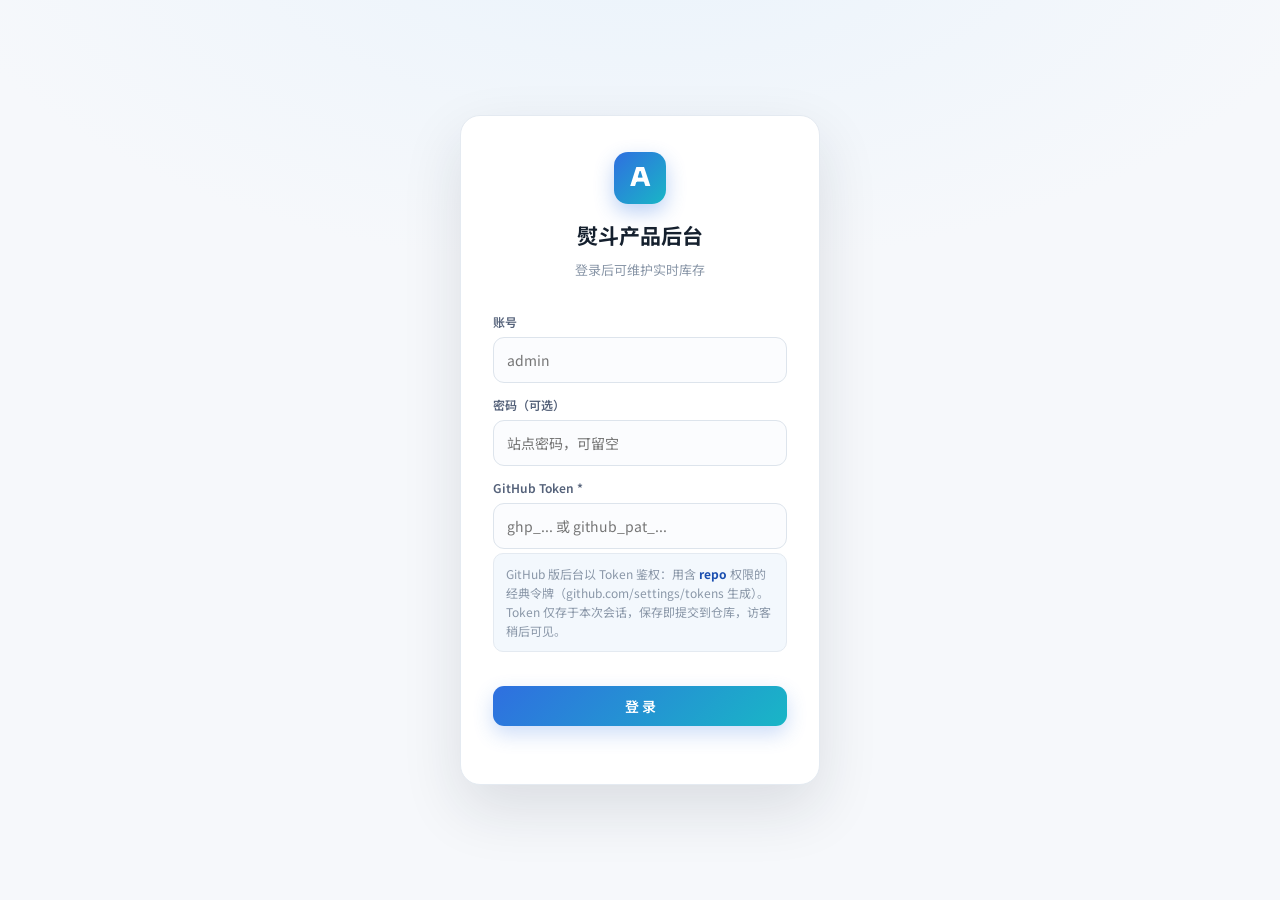
<file: admin.html>
<!DOCTYPE html>
<html lang="zh-CN">
<head>
  <meta charset="UTF-8" />
  <meta name="viewport" content="width=device-width, initial-scale=1.0" />
  <title>熨斗产品 · 后台管理</title>
  <link rel="preconnect" href="https://fonts.googleapis.com" />
  <link rel="preconnect" href="https://fonts.gstatic.com" crossorigin />
  <link href="https://fonts.googleapis.com/css2?family=Sora:wght@500;600;700&family=Noto+Sans+SC:wght@400;500;700&display=swap" rel="stylesheet" />
  <link rel="stylesheet" href="assets/css/style.css" />
  <link rel="stylesheet" href="assets/css/admin.css?v=20260808c" />
</head>
<body class="admin-body">
  <!-- 登录视图 -->
  <div id="loginView" class="login-wrap">
    <form id="loginForm" class="login-card">
      <div class="login-logo">A</div>
      <h1>熨斗产品后台</h1>
      <p class="login-sub">登录后可维护实时库存</p>
      <label>账号</label>
      <input type="text" id="loginUser" autocomplete="username" placeholder="admin" />
      <label>密码（可选）</label>
      <input type="password" id="loginPass" autocomplete="current-password" placeholder="站点密码，可留空" />
      <label>GitHub Token *</label>
      <input type="password" id="loginToken" autocomplete="off" placeholder="ghp_... 或 github_pat_..." />
      <p class="login-hint">GitHub 版后台以 Token 鉴权：用含 <b>repo</b> 权限的经典令牌（github.com/settings/tokens 生成）。Token 仅存于本次会话，保存即提交到仓库，访客稍后可见。</p>
      <button type="submit" class="btn-primary">登 录</button>
      <div id="loginErr" class="login-err"></div>
    </form>
  </div>

  <!-- 管理视图 -->
  <div id="appView" class="admin-app" hidden>
    <header class="admin-top">
      <div class="admin-brand"><span class="mark">A</span> 熨斗产品 · 后台管理</div>
      <div class="admin-top-right">
        <span id="ghStatus" class="gh-status">未连接 GitHub</span>
        <button id="logoutBtn" class="btn-ghost">退出</button>
      </div>
    </header>

    <nav class="admin-tabs">
      <button class="atab active" data-tab="stock">库存管理</button>
      <button class="atab" data-tab="returns">退货管理</button>
    </nav>

    <main class="admin-main">
      <!-- 库存管理 -->
      <section class="atab-panel active" id="tab-stock">
        <div class="panel-head">
          <h2>库存管理</h2>
          <div class="stock-head-right">
            <span id="stockUpdatedAt" class="stock-updated-at">尚未更新</span>
            <button id="saveStockBtn" class="btn-primary sm">保存库存</button>
          </div>
        </div>
        <p class="hint">常备库存实时维护。修改数量后点「保存库存」写入；下方显示最近更新时间。</p>
        <div class="stock-overview" id="stockOverview"></div>
        <div class="table-wrap">
          <table class="admin-table" id="stockTable">
            <thead>
              <tr><th>系列</th><th>颜色</th><th>插头</th><th>库存数量（台）</th></tr>
            </thead>
            <tbody></tbody>
          </table>
        </div>
      </section>

      <!-- 退货 / 补发管理 -->
      <section class="atab-panel" id="tab-returns">
        <div class="panel-head">
          <h2>退货管理</h2>
          <div class="stock-head-right">
            <span id="returnsUpdatedAt" class="stock-updated-at">尚未更新</span>
          </div>
        </div>
        <p class="hint">退货与供应商补发为独立台账，不影响实时库存。可统计各型号 / 颜色 / 插头 / 电压的退货与补发情况。</p>

        <!-- 概览统计 -->
        <div class="stock-overview" id="returnsOverview"></div>

        <!-- 按型号汇总 -->
        <h3 class="section-sub">按型号汇总</h3>
        <div class="table-wrap">
          <table class="admin-table" id="returnsByModel">
            <thead>
              <tr><th>型号</th><th>退货台数</th><th>已补发台数</th><th>待补发台数</th></tr>
            </thead>
            <tbody></tbody>
          </table>
        </div>

        <!-- 退货登记 -->
        <h3 class="section-sub">退货登记</h3>
        <form class="form-grid" id="returnForm">
          <div class="field">
            <label>型号 *</label>
            <select name="family" required>
              <option value="AUP-M2">AUP-M2</option>
              <option value="AUP-L">AUP-L</option>
              <option value="AUP-L2">AUP-L2</option>
              <option value="AUP-L3">AUP-L3</option>
            </select>
          </div>
          <div class="field">
            <label>颜色</label>
            <input name="color" list="colorList" placeholder="如 红色" />
          </div>
          <div class="field">
            <label>插头规格</label>
            <input name="plug" list="plugList" placeholder="如 欧插" />
          </div>
          <div class="field">
            <label>电压</label>
            <select name="voltage">
              <option value="110V">110V</option>
              <option value="220V">220V</option>
              <option value="110/220V">110V &amp; 220V</option>
            </select>
          </div>
          <div class="field">
            <label>数量（台）*</label>
            <input name="qty" type="number" min="1" step="1" value="1" />
          </div>
          <div class="field">
            <label>退货日期</label>
            <input name="date" type="date" />
          </div>
          <div class="field">
            <label>退货来源 / 客户</label>
            <input name="source" placeholder="如 渠道名 / 客户" />
          </div>
          <div class="field">
            <label>退货原因</label>
            <input name="reason" placeholder="如 质量问题" />
          </div>
          <div class="field full">
            <label>备注</label>
            <input name="note" placeholder="可选" />
          </div>
          <div class="form-actions">
            <button type="submit" class="btn-primary sm">添加退货记录</button>
          </div>
        </form>

        <!-- 退货记录 -->
        <h3 class="section-sub">退货记录</h3>
        <div class="filter-bar">
          <label>型号</label>
          <select id="returnFilterFamily">
            <option value="全部">全部</option>
            <option value="AUP-M2">AUP-M2</option>
            <option value="AUP-L">AUP-L</option>
            <option value="AUP-L2">AUP-L2</option>
            <option value="AUP-L3">AUP-L3</option>
          </select>
          <label>电压</label>
          <select id="returnFilterVoltage">
            <option value="全部">全部</option>
            <option value="110V">110V</option>
            <option value="220V">220V</option>
            <option value="110/220V">110V &amp; 220V</option>
          </select>
        </div>
        <div class="table-wrap">
          <table class="admin-table" id="returnTable">
            <thead>
              <tr><th>型号</th><th>颜色</th><th>插头</th><th>电压</th><th>数量</th><th>退货日期</th><th>来源</th><th>原因</th><th>操作</th></tr>
            </thead>
            <tbody></tbody>
          </table>
        </div>

        <!-- 供应商补发 -->
        <h3 class="section-sub">供应商补发登记</h3>
        <form class="form-grid" id="reshipForm">
          <div class="field">
            <label>关联退货（可选）</label>
            <select name="returnId" id="returnLinkSelect">
              <option value="">不关联</option>
            </select>
          </div>
          <div class="field">
            <label>型号 *</label>
            <select name="family" required>
              <option value="AUP-M2">AUP-M2</option>
              <option value="AUP-L">AUP-L</option>
              <option value="AUP-L2">AUP-L2</option>
              <option value="AUP-L3">AUP-L3</option>
            </select>
          </div>
          <div class="field">
            <label>颜色</label>
            <input name="color" list="colorList" placeholder="如 红色" />
          </div>
          <div class="field">
            <label>插头规格</label>
            <input name="plug" list="plugList" placeholder="如 欧插" />
          </div>
          <div class="field">
            <label>电压</label>
            <select name="voltage">
              <option value="110V">110V</option>
              <option value="220V">220V</option>
              <option value="110/220V">110V &amp; 220V</option>
            </select>
          </div>
          <div class="field">
            <label>数量（台）*</label>
            <input name="qty" type="number" min="1" step="1" value="1" />
          </div>
          <div class="field">
            <label>补发日期</label>
            <input name="shipDate" type="date" />
          </div>
          <div class="field">
            <label>供应商</label>
            <input name="supplier" placeholder="供应商名称" />
          </div>
          <div class="field">
            <label>物流单号</label>
            <input name="tracking" placeholder="可选" />
          </div>
          <div class="field">
            <label>状态</label>
            <select name="status">
              <option value="待补发">待补发</option>
              <option value="已补发">已补发</option>
              <option value="已收货">已收货</option>
            </select>
          </div>
          <div class="field full">
            <label>备注</label>
            <input name="note" placeholder="可选" />
          </div>
          <div class="form-actions">
            <button type="submit" class="btn-primary sm">添加补发记录</button>
          </div>
        </form>

        <!-- 补发记录 -->
        <h3 class="section-sub">供应商补发记录</h3>
        <div class="filter-bar">
          <label>型号</label>
          <select id="reshipFilterFamily">
            <option value="全部">全部</option>
            <option value="AUP-M2">AUP-M2</option>
            <option value="AUP-L">AUP-L</option>
            <option value="AUP-L2">AUP-L2</option>
            <option value="AUP-L3">AUP-L3</option>
          </select>
          <label>电压</label>
          <select id="reshipFilterVoltage">
            <option value="全部">全部</option>
            <option value="110V">110V</option>
            <option value="220V">220V</option>
            <option value="110/220V">110V &amp; 220V</option>
          </select>
        </div>
        <div class="table-wrap">
          <table class="admin-table" id="reshipTable">
            <thead>
              <tr><th>型号</th><th>颜色</th><th>插头</th><th>电压</th><th>数量</th><th>补发日期</th><th>供应商</th><th>物流单号</th><th>状态</th><th>操作</th></tr>
            </thead>
            <tbody></tbody>
          </table>
        </div>

        <!-- 公共 datalist -->
        <datalist id="colorList">
          <option value="红色"></option><option value="绿色"></option><option value="紫色"></option>
          <option value="蓝色"></option><option value="黑色"></option><option value="白色"></option><option value="粉色"></option>
        </datalist>
        <datalist id="plugList">
          <option value="中插"></option><option value="欧插"></option><option value="美插"></option>
          <option value="英插"></option><option value="澳插"></option><option value="南非插"></option>
        </datalist>
      </section>
    </main>
  </div>

  <div id="toast" class="toast" hidden></div>

  <script src="assets/js/github-store.js?v=20260808c"></script>
  <script src="assets/js/admin.js?v=20260808c"></script>
</body>
</html>
</file>
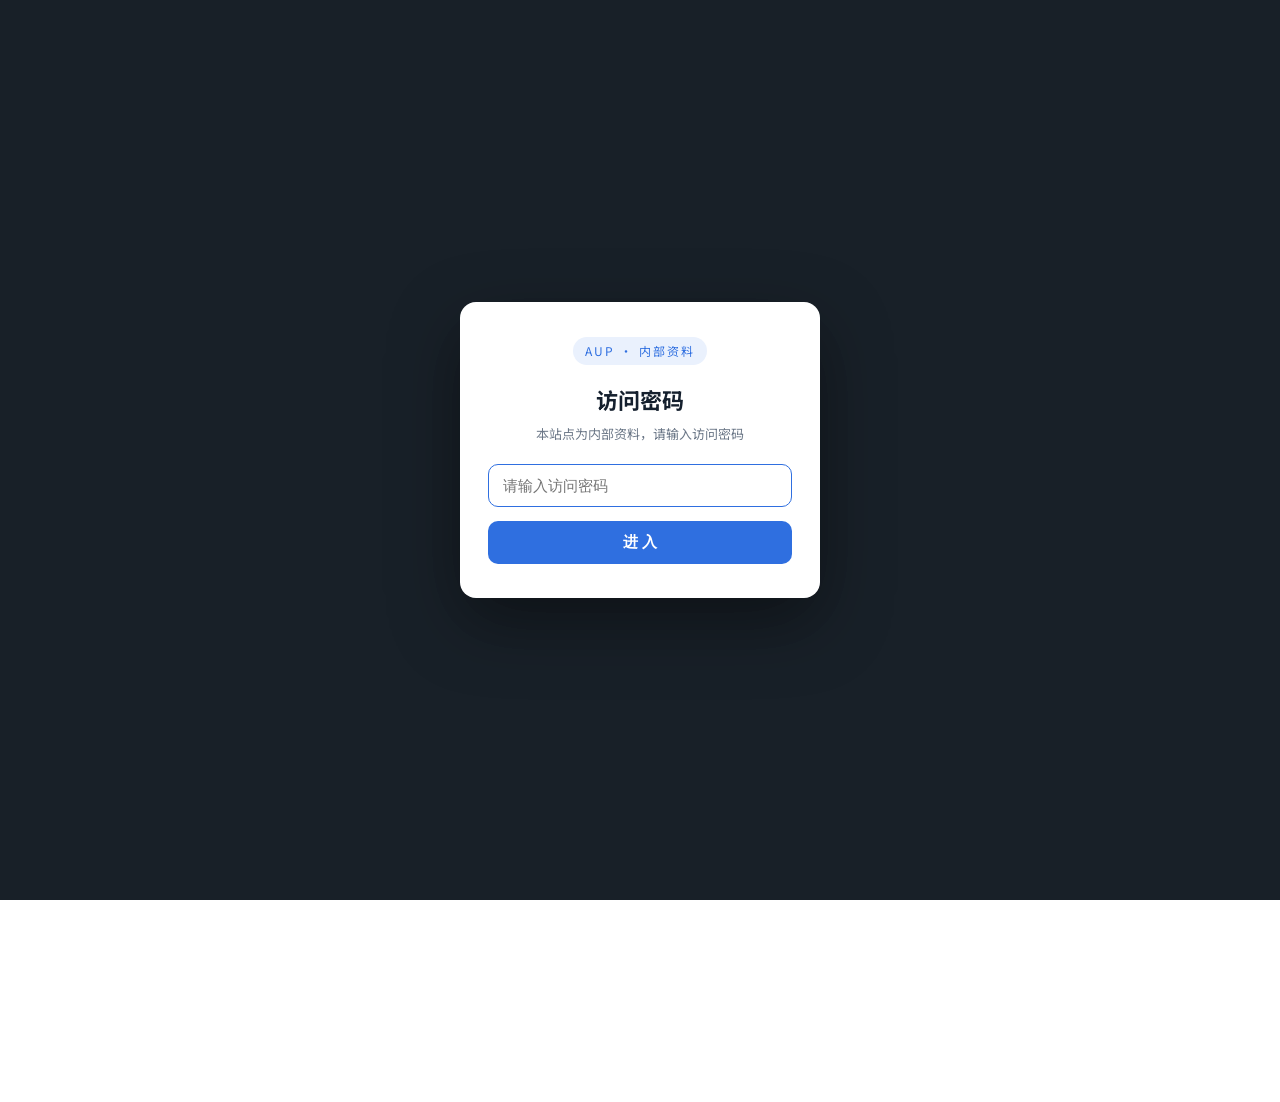
<file: calc.html>
<!DOCTYPE html>
<html lang="zh-CN">
<head>
  <meta charset="UTF-8" />
  <meta name="viewport" content="width=device-width, initial-scale=1.0" />
  <title>AUP 熨斗机 · 特采报价计算器</title>
  <link rel="preconnect" href="https://fonts.googleapis.com" />
  <link rel="preconnect" href="https://fonts.gstatic.com" crossorigin />
  <link href="https://fonts.googleapis.com/css2?family=Sora:wght@400;500;600;700;800&family=Noto+Sans:wght@300;400;500;600;700;800;900&family=Noto+Sans+SC:wght@300;400;500;700;900&display=swap" rel="stylesheet" />
  <link rel="stylesheet" href="assets/css/style.css?v=20260805" />
</head>
<body>
  <!-- 网站访问密码门（auplex2026） -->
  <script src="assets/js/site-gate.js?v=20260812b"></script>
  <header class="nav" id="nav">
    <div class="nav-inner">
      <a class="brand" href="index.html" aria-label="AUP 首页" data-i18n-attr="aria-label:aria_brand_home">
        <span class="brand-mark">A</span>
        <span class="brand-text">AUP<i data-i18n="hero_brand">熨斗机</i></span>
      </a>
      <nav class="nav-links" id="navLinks">
        <a href="index.html#families" data-i18n="nav_products">产品系列</a>
        <a href="index.html#catalog" data-i18n="nav_catalog">全部机型</a>
        <a href="rules.html" data-i18n="nav_rules">特采规则</a>
        <a href="calc.html" data-i18n="nav_calc">报价计算器</a>
      </nav>
      <div class="lang-switch" id="langSwitch"></div>
      <button class="nav-toggle" id="navToggle" aria-label="菜单" data-i18n-attr="aria-label:aria_menu">
        <span></span><span></span><span></span>
      </button>
    </div>
  </header>

  <main class="detail-page">
    <section class="section section-alt">
      <div class="section-head">
        <span class="kicker">QUOTE CALCULATOR</span>
        <h2 data-i18n="calc_h2">特采报价计算器</h2>
        <p data-i18n="calc_p">输入单笔订单金额，自动匹配适用折扣率与折后参考金额。</p>
      </div>
      <div class="calc-card">
        <div class="calc-input">
          <label for="orderAmount" data-i18n="calc_label">单笔订单金额（元）</label>
          <div class="amount-field">
            <span class="cny">¥</span>
            <input type="number" id="orderAmount" min="0" step="1000" placeholder="例如 120000" data-i18n-attr="placeholder:calc_placeholder" />
          </div>
          <input type="range" id="orderRange" min="0" max="400000" step="1000" value="120000" />
          <div class="range-scale"><span>0</span><span data-i18n="range_80k">8万</span><span data-i18n="range_200k">20万</span><span data-i18n="range_350k">35万</span><span data-i18n="range_400k">40万+</span></div>
          <p class="calc-hint" data-i18n="calc_hint">提示：金额按「含港杂运费」的整笔订单核算；多部门拼货时运费按比例分摊，不可集中计入某一部门以套取折扣。</p>
        </div>
        <div class="calc-result" id="calcResult"></div>
      </div>
    </section>
  </main>

  <footer class="footer">
    <div class="footer-inner">
      <div class="footer-brand">
        <span class="brand-mark">A</span>
        <div>
          <b data-i18n="footer_brand">AUP 熨斗机</b>
          <p data-i18n="footer_sub">热转印压烫设备 · 产品与结算价手册</p>
        </div>
      </div>
      <p class="footer-src" data-i18n="footer_src">数据来源：2026熨斗结算价（2026.7.22）业务技术专用。本页价格为业务参考，最终以正式合同为准。</p>
      <a class="footer-admin" href="admin.html" title="后台管理" data-i18n="footer_admin" data-i18n-attr="title:admin_title">后台管理</a>
    </div>
  </footer>

  <script src="assets/js/i18n.js?v=20260805"></script>
  <script src="assets/js/calc.js?v=20260805"></script>
</body>
</html>
</file>
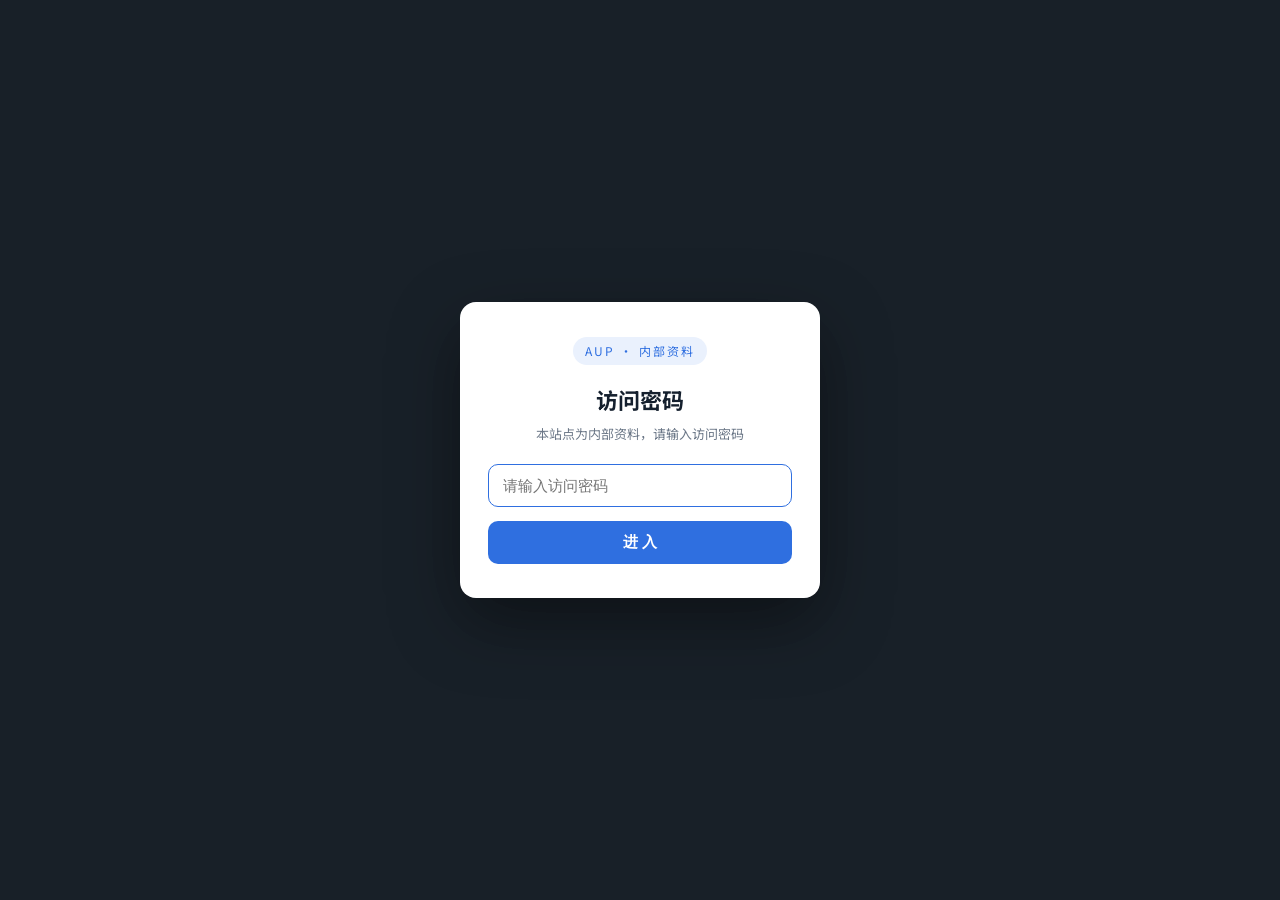
<file: scenarios.html>
<!DOCTYPE html>
<html lang="zh-CN">
<head>
  <meta charset="UTF-8" />
  <meta name="viewport" content="width=device-width, initial-scale=1.0" />
  <title>AUP 应用场景 · 产品系列</title>
  <meta name="description" content="AUP 各产品系列的典型应用场景与适用环境。" />
  <link rel="preconnect" href="https://fonts.googleapis.com" />
  <link rel="preconnect" href="https://fonts.gstatic.com" crossorigin />
  <link href="https://fonts.googleapis.com/css2?family=Sora:wght@400;500;600;700;800&family=Noto+Sans:wght@300;400;500;600;700;800&family=Noto+Sans+SC:wght@300;400;500;700;900&display=swap" rel="stylesheet" />
  <link rel="stylesheet" href="assets/css/style.css?v=20260825" />
</head>
<body>
  <!-- 网站访问密码门（auplex2026） -->
  <script src="assets/js/site-gate.js?v=20260812b"></script>
  <!-- progress bar -->
  <div class="scroll-progress" id="scrollProgress"></div>

  <!-- NAV -->
  <header class="nav" id="nav">
    <div class="nav-inner">
      <a class="brand" href="index.html" aria-label="AUP 首页" data-i18n-attr="aria-label:aria_brand_home">
        <span class="brand-mark">A</span>
        <span class="brand-text">AUP<i data-i18n="hero_brand">熨斗机</i></span>
      </a>
      <nav class="nav-links" id="navLinks">
        <a href="index.html#families" data-i18n="nav_products">产品系列</a>
        <a href="index.html#catalog" data-i18n="nav_catalog">全部机型</a>
        <a href="rules.html" data-i18n="nav_rules">特采规则</a>
        <a href="calc.html" data-i18n="nav_calc">报价计算器</a>
      </nav>
      <div class="lang-switch" id="langSwitch"></div>
      <a href="calc.html" class="btn btn-primary nav-cta" data-i18n="nav_cta">获取报价</a>
      <button class="nav-toggle" id="navToggle" aria-label="菜单" data-i18n-attr="aria-label:aria_menu">
        <span></span><span></span><span></span>
      </button>
    </div>
  </header>

  <main class="detail-page" id="scenarioBody">
    <!-- 由 scenarios.js 渲染 -->
  </main>

  <!-- FOOTER -->
  <footer class="footer">
    <div class="footer-top">
      <div class="footer-inner">
        <div class="footer-cols">
          <div class="footer-col footer-col-brand">
            <span class="brand-mark">A</span>
            <b data-i18n="footer_brand">AUP 熨斗机</b>
            <p class="footer-sub" data-i18n="footer_sub">热转印压烫设备 · 产品与结算价手册</p>
          </div>
          <div class="footer-col">
            <h4 data-i18n="fnav_lines">产品系列</h4>
            <a href="index.html#families" data-i18n="nav_products">产品系列</a>
            <a href="index.html#catalog" data-i18n="nav_catalog">全部机型</a>
            <a href="scenarios.html?family=AUP-M2">AUP-M2</a>
            <a href="scenarios.html?family=AUP-L">AUP-L</a>
            <a href="scenarios.html?family=AUP-L2">AUP-L2</a>
            <a href="scenarios.html?family=AUP-L3">AUP-L3</a>
          </div>
          <div class="footer-col">
            <h4 data-i18n="fnav_tools">工具</h4>
            <a href="calc.html" data-i18n="nav_calc">报价计算器</a>
            <a href="rules.html" data-i18n="nav_rules">特采规则</a>
            <a href="compare.html" data-i18n="compare_go">机型对比</a>
          </div>
          <div class="footer-col">
            <h4 data-i18n="fnav_about">关于</h4>
            <a href="admin.html" data-i18n="footer_admin">后台管理</a>
            <p class="footer-src" data-i18n="footer_src">数据来源：2026熨斗结算价（2026.7.22）业务技术专用。本页价格为业务参考，最终以正式合同为准。</p>
          </div>
        </div>
      </div>
    </div>
    <div class="footer-bottom">
      <div class="footer-bottom-inner">
        <span>© 2026 AUP 熨斗机 · 热转印压烫设备产品与结算价手册</span>
        <a class="footer-admin-link" href="admin.html" data-i18n="footer_admin">后台管理</a>
      </div>
    </div>
  </footer>

  <script src="assets/js/data.js?v=20260808"></script>
  <script src="assets/js/i18n.js?v=20260808b"></script>
  <script src="assets/js/scenarios.js?v=20260902"></script>
</body>
</html>
</file>
<file: assets/css/style.css>
:root {
  --bg: #FFFFFF;
  --bg-alt: #F2F6FA;
  --ink: #15202E;
  --ink-soft: #5A6678;
  --ink-faint: #8A97A8;
  --line: #E6ECF2;
  --card: #FFFFFF;
  --accent: #006BB6;        /* Epson 蓝 */
  --accent-2: #00A0E9;      /* 亮蓝点缀 */
  --accent-ink: #004C7A;    /* 深蓝文字 */
  --ok: #1F9D6B;
  --warn: #E08A2B;
  --danger: #DC4A3D;
  --radius: 14px;
  --radius-sm: 10px;
  --shadow-sm: 0 1px 3px rgba(21, 32, 46, .06), 0 6px 18px rgba(21, 32, 46, .05);
  --shadow-md: 0 10px 30px rgba(21, 32, 46, .10);
  --shadow-lg: 0 20px 50px rgba(21, 32, 46, .14);
  --maxw: 1200px;
  --font-display: "Sora", "Noto Sans", "Noto Sans SC", -apple-system, "PingFang SC", "Microsoft YaHei", sans-serif;
  --font-body: "Noto Sans", "Noto Sans SC", -apple-system, "PingFang SC", "Microsoft YaHei", "Segoe UI", sans-serif;
}

* { box-sizing: border-box; margin: 0; padding: 0; }
html { scroll-behavior: smooth; scroll-padding-top: 70px; }
body {
  font-family: var(--font-body);
  background: var(--bg);
  color: var(--ink);
  line-height: 1.65;
  -webkit-font-smoothing: antialiased;
  overflow-x: hidden;
}
img { max-width: 100%; display: block; }
a { color: inherit; text-decoration: none; }
b, strong { font-weight: 700; }

/* ---------- scroll progress ---------- */
.scroll-progress {
  position: fixed; top: 0; left: 0; height: 3px; width: 0;
  background: linear-gradient(90deg, var(--accent), var(--accent-2));
  z-index: 200; transition: width .1s linear;
}

/* ---------- NAV ---------- */
.nav {
  position: fixed; top: 0; left: 0; right: 0; z-index: 100;
  background: #fff; border-bottom: 1px solid var(--line);
  transition: box-shadow .3s ease;
}
.nav.scrolled { box-shadow: 0 2px 16px rgba(21, 32, 46, .08); }
.nav-inner {
  max-width: var(--maxw); margin: 0 auto; padding: 0 24px;
  height: 62px; display: flex; align-items: center; gap: 22px;
}
.brand { display: flex; align-items: center; gap: 11px; font-family: var(--font-display); }
.brand-mark {
  width: 36px; height: 36px; border-radius: 9px;
  display: grid; place-items: center; font-weight: 800; font-size: 19px; color: #fff;
  background: var(--accent);
  box-shadow: 0 4px 12px rgba(0, 107, 182, .28);
}
.brand-text { font-weight: 700; font-size: 18px; letter-spacing: .4px; line-height: 1; }
.brand-text i { font-style: normal; font-weight: 400; font-size: 11.5px; color: var(--ink-faint); display: block; letter-spacing: 2px; }
.nav-links { display: flex; gap: 28px; margin-left: auto; }
.nav-links a {
  font-size: 14.5px; color: var(--ink-soft); font-weight: 500; position: relative; padding: 6px 0;
  transition: color .2s;
}
.nav-links a::after {
  content: ""; position: absolute; left: 0; bottom: 0; height: 2px; width: 0;
  background: var(--accent); transition: width .25s;
}
.nav-links a:hover { color: var(--ink); }
.nav-links a:hover::after { width: 100%; }
.nav-cta { margin-left: 4px; }
.lang-switch { display: flex; align-items: center; gap: 3px; background: var(--bg-alt); border: 1px solid var(--line); border-radius: 999px; padding: 3px; }
.lang-btn { width: 30px; height: 30px; border: 0; border-radius: 999px; background: transparent; cursor: pointer; font-family: var(--font-display); font-size: 12px; font-weight: 700; color: var(--ink-soft); transition: color .18s, background .18s, box-shadow .18s; line-height: 1; }
.lang-btn:hover { color: var(--accent-ink); }
.lang-btn.active { background: var(--accent); color: #fff; box-shadow: 0 4px 12px rgba(0,107,182,.28); }
.btn {
  display: inline-flex; align-items: center; justify-content: center; gap: 8px;
  padding: 11px 22px; border-radius: 999px; font-weight: 600; font-size: 14.5px;
  cursor: pointer; border: 1px solid transparent; transition: transform .18s, box-shadow .25s, background .25s, color .25s;
  font-family: var(--font-body);
}
.btn-primary {
  background: var(--accent);
  color: #fff; box-shadow: 0 8px 20px rgba(0, 107, 182, .22);
}
.btn-primary:hover { transform: translateY(-2px); background: var(--accent-ink); box-shadow: 0 12px 28px rgba(0, 107, 182, .30); }
.btn-ghost { background: transparent; color: var(--ink); border-color: var(--line); }
.btn-ghost:hover { border-color: var(--accent); color: var(--accent-ink); transform: translateY(-2px); }
.nav-toggle { display: none; flex-direction: column; gap: 5px; background: none; border: 0; cursor: pointer; padding: 8px; }
.nav-toggle span { width: 22px; height: 2px; background: var(--ink); border-radius: 2px; transition: .3s; }

/* ---------- HERO ---------- */
.hero { position: relative; background: var(--bg); }
.hero-static {
  display: grid; grid-template-columns: 1.05fr .95fr; align-items: center; gap: 40px;
  max-width: var(--maxw); margin: 0 auto; padding: 96px 24px 72px; position: relative;
}
.hero-static::before {
  content: ""; position: absolute; right: 4%; top: 50%; transform: translateY(-50%);
  width: 460px; height: 460px; border-radius: 50%;
  background: radial-gradient(circle, rgba(0,107,182,.10), transparent 65%); z-index: 0;
}
.hero-static > * { position: relative; z-index: 1; }
.hero-eyebrow {
  display: inline-block; font-family: var(--font-display); font-size: 12.5px; letter-spacing: 2px;
  text-transform: uppercase; color: var(--accent-ink); padding: 7px 14px; border: 1px solid rgba(0,107,182,.28);
  border-radius: 999px; margin-bottom: 20px; background: rgba(0,107,182,.06);
}
.hero-title {
  font-family: var(--font-display); font-weight: 800; font-size: clamp(30px, 4.4vw, 52px);
  line-height: 1.1; color: var(--ink); letter-spacing: -.5px;
}
.hero-title .hero-accent {
  background: linear-gradient(120deg, var(--accent), var(--accent-2));
  -webkit-background-clip: text; background-clip: text; color: transparent;
}
.hero-sub { color: var(--ink-soft); font-size: 16px; margin: 20px 0 28px; max-width: 520px; line-height: 1.7; }
.hero-actions { display: flex; gap: 14px; flex-wrap: wrap; }
.hero-actions .btn-ghost { color: var(--ink); border-color: var(--line); }
.hero-actions .btn-ghost:hover { border-color: var(--accent); color: var(--accent-ink); }
.hero-media { display: flex; align-items: center; justify-content: center; position: relative; min-height: 320px; }
.hero-media img { max-height: 440px; width: auto; max-width: 100%; object-fit: contain; border-radius: 18px; box-shadow: var(--shadow-lg); }
.hero-band { background: var(--bg-alt); border-top: 1px solid var(--line); }
.hero-band-inner { max-width: var(--maxw); margin: 0 auto; padding: 22px 24px; display: flex; align-items: center; justify-content: space-between; gap: 20px; flex-wrap: wrap; }
.hero-stats { list-style: none; display: flex; gap: 40px; flex-wrap: wrap; margin: 0; }
.hero-stats li { display: flex; flex-direction: column; }
.hero-stats b { font-family: var(--font-display); font-size: 28px; color: var(--accent-ink); font-weight: 700; line-height: 1.1; }
.hero-stats span { font-size: 12.5px; color: var(--ink-faint); letter-spacing: .5px; margin-top: 2px; }
.hero-band-cta { display: inline-flex; align-items: center; gap: 8px; font-weight: 600; font-size: 14px; color: var(--accent-ink); white-space: nowrap; transition: gap .2s; }
.hero-band-cta:hover { gap: 12px; }

/* ---------- SECTIONS ---------- */
.section { max-width: var(--maxw); margin: 0 auto; padding: 96px 24px; }
.section-alt { max-width: none; background: var(--bg-alt); }
.section-alt > * { max-width: var(--maxw); margin-left: auto; margin-right: auto; }
.section-head { max-width: 640px; margin-bottom: 46px; }
.kicker {
  font-family: var(--font-display); font-size: 12.5px; letter-spacing: 3px; text-transform: uppercase;
  color: var(--accent); font-weight: 600;
}
.section-head h2 {
  font-family: var(--font-display); font-size: clamp(26px, 3.4vw, 38px); font-weight: 700;
  margin: 12px 0 12px; letter-spacing: -.3px; color: var(--ink);
}
.section-head p { color: var(--ink-soft); font-size: 15.5px; }

/* reveal */
.reveal { opacity: 0; transform: translateY(26px); transition: opacity .7s ease, transform .7s ease; }
.reveal.in { opacity: 1; transform: none; }

/* ---------- FAMILIES ---------- */
.family-grid { display: grid; grid-template-columns: repeat(3, 1fr); gap: 22px; }
.family-card {
  background: var(--card); border: 1px solid var(--line); border-radius: var(--radius);
  padding: 22px; box-shadow: var(--shadow-sm); transition: transform .3s, box-shadow .3s, border-color .3s;
  position: relative; overflow: hidden;
}
.family-card::before {
  content: ""; position: absolute; inset: 0; background: linear-gradient(160deg, rgba(47,111,224,.06), transparent 55%);
  opacity: 0; transition: opacity .3s;
}
.family-card:hover { transform: translateY(-6px); box-shadow: var(--shadow-md); border-color: #cfe0f5; }
.family-card:hover::before { opacity: 1; }
.family-thumb {
  height: 168px; border-radius: var(--radius-sm); background: #f4f8fc; display: grid; place-items: center;
  margin-bottom: 18px; overflow: hidden;
}
.family-thumb img { max-height: 150px; object-fit: contain; transition: transform .4s; }
.family-card:hover .family-thumb img { transform: scale(1.06); }
.family-name { font-family: var(--font-display); font-size: 19px; font-weight: 700; }
.family-tag { color: var(--accent-ink); font-size: 13.5px; font-weight: 500; margin: 4px 0 12px; }
.family-meta { display: flex; gap: 8px; flex-wrap: wrap; }
.chip {
  font-size: 12px; padding: 4px 11px; border-radius: 999px; background: var(--bg-alt);
  color: var(--ink-soft); border: 1px solid var(--line); font-family: var(--font-display); letter-spacing: .3px;
}
.chip.hot { background: rgba(47,111,224,.1); color: var(--accent-ink); border-color: #cfe0f5; }
.family-link { display: inline-flex; align-items: center; gap: 6px; margin-top: 16px; font-weight: 600; font-size: 14px; color: var(--accent-ink); }
.family-link::after { content: "→"; transition: transform .25s; }
.family-card:hover .family-link::after { transform: translateX(4px); }
/* 系列卡片改为整卡可点击链接（跳转系列详情页） */
.family-card { color: inherit; text-decoration: none; cursor: pointer; }
.family-card:focus-visible { outline: 3px solid var(--accent); outline-offset: 3px; }

/* ---------- FILTERS ---------- */
.filters { display: flex; gap: 26px; flex-wrap: wrap; margin-bottom: 30px; }
.filter-group { display: flex; gap: 9px; flex-wrap: wrap; align-items: center; }
.filter-group .flabel { font-size: 13px; color: var(--ink-faint); margin-right: 2px; font-weight: 600; }
.fbtn {
  padding: 8px 16px; border-radius: 999px; border: 1px solid var(--line); background: var(--card);
  font-size: 13.5px; font-weight: 500; cursor: pointer; color: var(--ink-soft);
  transition: all .2s; font-family: var(--font-body);
}
.fbtn:hover { border-color: var(--accent); color: var(--accent-ink); }
.fbtn.active { background: var(--accent); color: #fff; border-color: var(--accent); }

/* 退货来源筛选（与产品筛选 chip 同款） */
.src-filter { display: flex; gap: 8px; flex-wrap: wrap; align-items: center; margin: 4px 0 14px; }
.src-filter .flabel { font-size: 13px; color: var(--ink-faint); margin-right: 2px; font-weight: 600; }
.sbtn {
  padding: 7px 15px; border-radius: 999px; border: 1px solid var(--line); background: var(--card);
  font-size: 13px; font-weight: 500; cursor: pointer; color: var(--ink-soft);
  transition: all .2s; font-family: var(--font-body);
}
.sbtn:hover { border-color: var(--accent-2); color: var(--accent-ink); }
.sbtn.active { background: var(--accent-2); color: #fff; border-color: var(--accent-2); }

/* ---------- CATALOG ---------- */
.catalog-grid { display: grid; grid-template-columns: repeat(3, 1fr); gap: 20px; }
.product-card {
  background: var(--card); border: 1px solid var(--line); border-radius: var(--radius); overflow: hidden;
  box-shadow: var(--shadow-sm); transition: transform .3s, box-shadow .3s, border-color .3s; cursor: pointer;
  display: flex; flex-direction: column;
}
.product-card:hover { transform: translateY(-6px); box-shadow: var(--shadow-md); border-color: #cfe0f5; }
.product-media {
  height: 180px; background: linear-gradient(160deg,#f4f8fc,#eaf1f8); display: grid; place-items: center;
  position: relative; padding: 14px;
}
.product-media img { max-height: 158px; object-fit: contain; transition: transform .4s; }
.product-card:hover .product-media img { transform: scale(1.05); }
.volt-tags { position: absolute; top: 12px; left: 12px; display: flex; gap: 6px; flex-wrap: wrap; }
.volt-tag {
  font-family: var(--font-display); font-size: 11px; font-weight: 600;
  padding: 3px 9px; border-radius: 999px; background: rgba(21,32,46,.82); color: #fff; letter-spacing: .5px;
}
.product-body { padding: 16px 18px 18px; display: flex; flex-direction: column; flex: 1; }
.product-name { font-family: var(--font-display); font-size: 15.5px; font-weight: 600; line-height: 1.35; min-height: 42px; }
.product-k3 { font-size: 12px; color: var(--ink-faint); font-family: var(--font-display); letter-spacing: .5px; margin-top: 3px; }
.product-foot { margin-top: auto; padding-top: 14px; display: flex; align-items: baseline; justify-content: space-between; border-top: 1px dashed var(--line); }
.price-label { font-size: 12px; color: var(--ink-faint); }
.price-val { font-family: var(--font-display); font-weight: 700; font-size: 22px; color: var(--accent-ink); }
.price-val small { font-size: 12px; color: var(--ink-faint); font-weight: 500; }
.disc-tag { font-size: 11.5px; padding: 3px 9px; border-radius: 999px; background: rgba(47,111,224,.1); color: var(--accent-ink); font-weight: 600; }
.product-card.sold-out { opacity: .72; }
.sold-out-tag { position: absolute; top: 12px; right: 12px; background: var(--ink-faint); color:#fff; font-size:11px; padding:3px 9px; border-radius:999px; }

/* ---------- SPECS ---------- */
.spec-tabs { display: flex; gap: 10px; flex-wrap: wrap; margin-bottom: 26px; }
.spec-tab {
  padding: 11px 20px; border-radius: 999px; border: 1px solid var(--line); background: var(--card);
  font-weight: 600; font-size: 14px; cursor: pointer; color: var(--ink-soft); transition: all .22s;
  font-family: var(--font-display);
}
.spec-tab:hover { border-color: var(--accent); color: var(--accent-ink); }
.spec-tab.active { background: var(--accent); color: #fff; border-color: var(--accent); }
.spec-panel {
  display: grid; grid-template-columns: 320px 1fr; gap: 30px; align-items: start;
  background: var(--card); border: 1px solid var(--line); border-radius: var(--radius);
  padding: 28px; box-shadow: var(--shadow-sm);
}
.spec-hero { text-align: center; }
.spec-hero .thumb { background: #f4f8fc; border-radius: var(--radius-sm); padding: 18px; margin-bottom: 16px; }
.spec-hero .thumb img { max-height: 200px; object-fit: contain; margin: 0 auto; }
.spec-hero h3 { font-family: var(--font-display); font-size: 20px; margin-bottom: 6px; }
.spec-hero .tag { color: var(--accent-ink); font-size: 13.5px; }
.spec-table { width: 100%; border-collapse: collapse; }
.spec-table tr { border-bottom: 1px solid var(--line); }
.spec-table tr:last-child { border-bottom: 0; }
.spec-table th {
  text-align: left; font-weight: 600; color: var(--ink-soft); font-size: 13.5px; padding: 13px 14px 13px 0;
  width: 42%; vertical-align: top; font-family: var(--font-display);
}
.spec-table td { padding: 13px 0; font-size: 14px; color: var(--ink); white-space: pre-line; }
.spec-table td.img-cell { padding: 8px 0; }
.spec-table td.img-cell img { max-height: 150px; object-fit: contain; border-radius: 10px; background:#f4f8fc; }

/* ---------- PRICING TABLE ---------- */
.table-wrap { overflow-x: auto; border: 1px solid var(--line); border-radius: var(--radius); background: var(--card); box-shadow: var(--shadow-sm); }
.price-table { width: 100%; border-collapse: collapse; min-width: 880px; }
.price-table thead th {
  background: var(--ink); color: #fff; font-family: var(--font-display); font-weight: 600; font-size: 13px;
  padding: 15px 14px; text-align: right; white-space: nowrap; position: sticky; top: 0;
}
.price-table thead th:first-child, .price-table thead th:nth-child(2), .price-table thead th:nth-child(3) { text-align: left; }
.price-table tbody td { padding: 13px 14px; text-align: right; font-size: 13.5px; border-bottom: 1px solid var(--line); white-space: nowrap; }
.price-table tbody td:first-child { text-align: left; font-weight: 600; }
.price-table tbody td:nth-child(2), .price-table tbody td:nth-child(3) { text-align: left; color: var(--ink-soft); }
.price-table tbody tr:hover { background: #f3f8fd; }
.price-table .base { font-weight: 700; color: var(--accent-ink); font-family: var(--font-display); }
.price-table .special { color: var(--accent); font-weight: 600; }
.price-table .muted { color: var(--ink-faint); }
.price-table tbody tr.fam-AUP-M { opacity: .6; }
.table-note { font-size: 12.5px; color: var(--ink-faint); margin-top: 14px; }

/* ---------- RULES ---------- */
.rule-cards { display: grid; grid-template-columns: repeat(4, 1fr); gap: 18px; }
.rule-card {
  background: var(--card); border: 1px solid var(--line); border-radius: var(--radius); padding: 24px 20px;
  box-shadow: var(--shadow-sm); position: relative; transition: transform .3s, box-shadow .3s;
}
.rule-card:hover { transform: translateY(-5px); box-shadow: var(--shadow-md); }
.rule-card .tier { font-family: var(--font-display); font-size: 13px; color: var(--accent); font-weight: 600; letter-spacing: .5px; }
.rule-card .rate {
  font-family: var(--font-display); font-size: 42px; font-weight: 800; color: var(--ink); margin: 8px 0 4px;
  line-height: 1;
}
.rule-card .rate small { font-size: 18px; color: var(--ink-faint); font-weight: 600; }
.rule-card .desc { font-size: 13.5px; color: var(--ink-soft); }
.rule-card.featured { border-color: #cfe0f5; background: linear-gradient(160deg, #fff, #eef5fd); }
.rule-card.featured::after { content: "推荐"; position: absolute; top: 14px; right: 14px; font-size: 11px; background: var(--accent); color:#fff; padding: 3px 10px; border-radius: 999px; }
.rule-note {
  margin-top: 26px; background: var(--card); border: 1px solid var(--line); border-left: 4px solid var(--accent);
  border-radius: var(--radius-sm); padding: 22px 24px; box-shadow: var(--shadow-sm);
}
.rule-note h4 { font-family: var(--font-display); font-size: 15px; margin-bottom: 10px; }
.rule-note p { font-size: 14px; color: var(--ink-soft); white-space: pre-line; }

/* ---------- CALCULATOR ---------- */
.calc-card {
  display: grid; grid-template-columns: 1fr 1fr; gap: 0; background: var(--card);
  border: 1px solid var(--line); border-radius: var(--radius); overflow: hidden; box-shadow: var(--shadow-md);
}
.calc-input { padding: 34px; border-right: 1px solid var(--line); }
.calc-input label { font-family: var(--font-display); font-weight: 600; font-size: 15px; display: block; margin-bottom: 14px; }
.amount-field { display: flex; align-items: center; gap: 8px; border: 1.5px solid var(--line); border-radius: var(--radius-sm); padding: 12px 16px; transition: border-color .2s; }
.amount-field:focus-within { border-color: var(--accent); }
.amount-field .cny { font-family: var(--font-display); font-weight: 700; font-size: 20px; color: var(--accent-ink); }
.amount-field input { border: 0; outline: 0; font-size: 22px; font-family: var(--font-display); width: 100%; background: transparent; color: var(--ink); }
input[type=range] { width: 100%; margin: 22px 0 6px; accent-color: var(--accent); }
.range-scale { display: flex; justify-content: space-between; font-size: 11.5px; color: var(--ink-faint); font-family: var(--font-display); }
.calc-hint { font-size: 12.5px; color: var(--ink-faint); margin-top: 18px; line-height: 1.6; }
.calc-result { padding: 34px; display: flex; flex-direction: column; justify-content: center; background: linear-gradient(160deg,#fff,#eef5fd); }
.calc-result .r-tier { font-size: 13px; color: var(--ink-soft); }
.calc-result .r-rate { font-family: var(--font-display); font-size: 56px; font-weight: 800; color: var(--accent-ink); line-height: 1.05; margin: 6px 0; }
.calc-result .r-rate small { font-size: 22px; color: var(--ink-faint); }
.calc-result .r-amount { font-size: 15px; color: var(--ink-soft); margin-top: 14px; }
.calc-result .r-amount b { font-family: var(--font-display); font-size: 24px; color: var(--ink); }
.calc-result .r-bar { height: 8px; border-radius: 999px; background: var(--line); margin-top: 18px; overflow: hidden; }
.calc-result .r-bar span { display: block; height: 100%; background: linear-gradient(90deg,var(--accent),var(--accent-2)); border-radius: 999px; transition: width .4s; }

/* ---------- FOOTER ---------- */
.footer { background: var(--bg-alt); color: var(--ink-soft); }
.footer-top { border-bottom: 1px solid var(--line); }
.footer-inner { max-width: var(--maxw); margin: 0 auto; padding: 52px 24px 40px; }
.footer-cols { display: grid; grid-template-columns: 1.5fr 1fr 1fr 1.6fr; gap: 30px; }
.footer-col-brand { display: flex; flex-direction: column; gap: 10px; }
.footer-col-brand .brand-mark { width: 40px; height: 40px; font-size: 21px; }
.footer-col-brand b { font-family: var(--font-display); font-size: 18px; color: var(--ink); }
.footer-sub { font-size: 12.5px; color: var(--ink-faint); }
.footer-col h4 { font-family: var(--font-display); font-size: 14px; color: var(--ink); margin-bottom: 16px; letter-spacing: .3px; }
.footer-col a { display: block; font-size: 13.5px; color: var(--ink-soft); padding: 6px 0; transition: color .18s; }
.footer-col a:hover { color: var(--accent); }
.footer-src { font-size: 12.5px; color: var(--ink-faint); line-height: 1.6; margin-top: 8px; max-width: 320px; }
.footer-bottom { background: var(--ink); color: #cfd6e0; }
.footer-bottom-inner { max-width: var(--maxw); margin: 0 auto; padding: 16px 24px; display: flex; justify-content: space-between; align-items: center; gap: 16px; flex-wrap: wrap; font-size: 12.5px; }
.footer-admin-link { color: #cfd6e0; text-decoration: none; border: 1px solid #33414f; padding: 6px 14px; border-radius: 18px; transition: .2s; }
.footer-admin-link:hover { background: #1f2c3b; color: #fff; border-color: #6aa0dd; }

/* ---------- MODAL ---------- */
.modal { position: fixed; inset: 0; z-index: 300; display: none; }
.modal.open { display: block; }
.modal-backdrop { position: absolute; inset: 0; background: rgba(21,32,46,.45); backdrop-filter: blur(4px); animation: fade .3s; }
.modal-dialog {
  position: relative; z-index: 2; max-width: 880px; margin: 5vh auto; max-height: 90vh; overflow: auto;
  background: var(--bg); border-radius: var(--radius); box-shadow: var(--shadow-lg); animation: pop .35s ease;
}
@keyframes fade { from { opacity: 0; } }
@keyframes pop { from { opacity: 0; transform: translateY(20px) scale(.98); } }
.modal-close { position: absolute; top: 14px; right: 16px; z-index: 5; width: 38px; height: 38px; border-radius: 50%; border: 0; background: rgba(21,32,46,.08); font-size: 22px; cursor: pointer; color: var(--ink); transition: background .2s; }
.modal-close:hover { background: rgba(21,32,46,.16); }
.modal-body { padding: 0; }
.modal-hero { display: grid; grid-template-columns: 300px 1fr; gap: 0; }
.modal-media { background: linear-gradient(160deg,#f4f8fc,#eaf1f8); display: grid; place-items: center; padding: 30px; }
.modal-media img { max-height: 280px; object-fit: contain; }
.modal-info { padding: 30px 32px; }
.modal-info h3 { font-family: var(--font-display); font-size: 23px; line-height: 1.25; }
.modal-info .sub { color: var(--accent-ink); font-size: 14px; margin: 6px 0 16px; }
.modal-info .meta-row { display: flex; gap: 10px; flex-wrap: wrap; margin-bottom: 18px; }
.modal-price { background: #fff; border: 1px solid var(--line); border-radius: var(--radius-sm); padding: 18px; margin-bottom: 18px; }
.modal-price .pt { font-size: 12.5px; color: var(--ink-faint); }
.modal-price .pv { font-family: var(--font-display); font-size: 30px; font-weight: 800; color: var(--accent-ink); }
.modal-price .pv small { font-size: 13px; color: var(--ink-faint); font-weight: 500; }
.tier-line { display: flex; flex-wrap: wrap; gap: 8px; margin-top: 12px; }
.tier-pill { font-size: 12.5px; padding: 6px 12px; border-radius: 999px; background: var(--bg-alt); border: 1px solid var(--line); font-family: var(--font-display); }
.tier-pill b { color: var(--accent-ink); }
.modal-spec-grid { padding: 8px 32px 32px; }
.modal-spec-grid h4 { font-family: var(--font-display); font-size: 15px; margin: 16px 0 10px; }
.modal-spec-grid table { width: 100%; border-collapse: collapse; }
.modal-spec-grid td { padding: 11px 12px; border-bottom: 1px solid var(--line); font-size: 13.5px; vertical-align: top; }
.modal-spec-grid td:first-child { color: var(--ink-soft); width: 38%; font-weight: 500; }
.modal-spec-grid td { white-space: pre-line; }

/* ---------- RESPONSIVE ---------- */
@media (max-width: 980px) {
  .hero-slide { grid-template-columns: 1fr; min-height: 0; padding: 84px 24px 60px; gap: 6px; }
  .hero-slide-media { min-height: 230px; order: -1; }
  .hero-slide-media img { max-height: 250px; }
  .hero-slide-title { font-size: clamp(26px, 6vw, 40px); }
  .hero-band-inner { flex-direction: column; align-items: flex-start; gap: 14px; }
  .footer-cols { grid-template-columns: 1fr 1fr; gap: 26px; }
  .family-grid, .catalog-grid { grid-template-columns: repeat(2, 1fr); }
  .rule-cards { grid-template-columns: repeat(2, 1fr); }
  .spec-panel { grid-template-columns: 1fr; }
  .calc-card { grid-template-columns: 1fr; }
  .calc-input { border-right: 0; border-bottom: 1px solid var(--line); }
  .modal-hero { grid-template-columns: 1fr; }
  /* 退货台账概览保持 5 列（避免 3+2 错行），窄屏改在 620px 处堆叠为单列 */
}
@media (max-width: 720px) {
  .nav-links { display: none; position: absolute; top: 70px; left: 16px; right: 16px; flex-direction: column;
    background: var(--bg); padding: 16px; border-radius: var(--radius); box-shadow: var(--shadow-md); gap: 4px; }
  .nav-links.open { display: flex; }
  .nav-links a { padding: 10px 4px; }
  .nav-cta { display: none; }
  .nav-toggle { display: flex; margin-left: auto; }
  .section { padding: 70px 18px; }
  .family-grid, .catalog-grid, .rule-cards { grid-template-columns: 1fr; }
  .hero-stats { gap: 22px; }
  /* 退货台账概览：桌面/平板保持 5 列，避免半行错位；≤620px 才堆叠为单列（见下方媒体查询） */
}
@media (max-width: 620px) {
  .ov-grid { grid-template-columns: 1fr; }
  .footer-cols { grid-template-columns: 1fr; gap: 24px; }
  .hero-controls { bottom: 10px; }
  .hero-stats { gap: 22px; }
  .hero-stats b { font-size: 24px; }
}

/* ===== 登录墙（加密数据解密前显示） ===== */
.gate{position:fixed;inset:0;z-index:99999;display:flex;align-items:center;justify-content:center;padding:24px;
  background:radial-gradient(1200px 600px at 80% -10%,rgba(25,182,198,.22),transparent 60%),
             radial-gradient(900px 500px at -10% 110%,rgba(47,111,224,.20),transparent 55%),
             linear-gradient(160deg,#eef4fb,#e6edf6);color:var(--ink)}
.gate[hidden]{display:none}
.gate-card{width:min(380px,100%);background:rgba(255,255,255,.72);border:1px solid rgba(255,255,255,.6);
  border-radius:20px;padding:34px 30px 30px;backdrop-filter:blur(10px);box-shadow:0 24px 60px rgba(21,32,46,.18)}
.gate-badge{font-size:12px;letter-spacing:.22em;color:var(--accent);text-transform:uppercase;opacity:.9}
.gate-title{margin:8px 0 4px;font-size:26px;font-weight:800;letter-spacing:.5px;font-family:var(--font-display,Sora,"Noto Sans SC",sans-serif)}
.gate-sub{margin:0 0 22px;color:var(--ink-soft);font-size:14px}
.gate-label{display:block;font-size:13px;color:var(--ink-soft);margin:0 0 7px}
.gate-input{width:100%;padding:13px 14px;border-radius:12px;border:1px solid var(--line);
  background:#fff;color:var(--ink);font-size:15px;outline:none;transition:.18s}
.gate-input::placeholder{color:#9aa6b5}
.gate-input:focus{border-color:var(--accent);box-shadow:0 0 0 3px rgba(47,111,224,.18)}
.gate-btn{width:100%;padding:13px 14px;border:0;border-radius:12px;cursor:pointer;margin-top:6px;
  font-size:15px;font-weight:700;color:#fff;background:linear-gradient(120deg,var(--accent),var(--accent-2));transition:.18s}
.gate-btn:hover{filter:brightness(1.05);transform:translateY(-1px)}
.gate-err{display:none;margin:0 0 16px;padding:10px 12px;border-radius:10px;
  background:rgba(220,74,61,.12);border:1px solid rgba(220,74,61,.3);color:var(--danger);font-size:13px}
.gate-status{display:none;margin:14px 0 0;text-align:center;color:var(--ink-soft);font-size:13px}

/* ===== 颜色选项（色卡 + 筛选） ===== */
.color-dots{display:inline-flex;gap:5px;vertical-align:middle;margin-left:6px}
.cdot{width:14px;height:14px;border-radius:50%;display:inline-block;border:1px solid rgba(0,0,0,.18);box-shadow:0 1px 2px rgba(0,0,0,.12);box-sizing:border-box}
.cdot.lg{width:20px;height:20px}
.product-k3 .color-dots{margin-left:8px}
.color-fbtn{display:inline-flex;align-items:center;gap:6px}
.color-fbtn .cdot{width:12px;height:12px}
.modal-colors{display:flex;align-items:center;gap:8px;margin:10px 0 2px;flex-wrap:wrap}
.modal-colors .mc-label{font-size:12px;color:#8a8a8a}
.modal-colors .mc-names{font-size:13px;color:#3a342f;margin-left:4px}

/* ===== 实时库存 ===== */
.stock-bar { display: flex; align-items: center; justify-content: space-between; gap: 12px; margin: 6px 0 18px; flex-wrap: wrap; }
.stock-updated { font-size: 13.5px; color: #8a8178; font-weight: 500; }
.stock-updated b { color: #2a2320; }
.btn.sm { padding: 8px 14px; font-size: 13px; }
.stock-grid { display: grid; grid-template-columns: repeat(auto-fill, minmax(280px, 1fr)); gap: 18px; }
.stock-family { background: #fff; border: 1px solid #e7ecf2; border-radius: 16px; padding: 16px 16px 18px; box-shadow: 0 6px 20px rgba(21,32,46,.06); }
.stock-family-name { font-family: var(--font-display, Sora, "Noto Sans SC", sans-serif); font-weight: 700; font-size: 16px; color: #15202e; margin-bottom: 12px; display: flex; align-items: center; gap: 8px; }
.stock-family-name span { font-size: 12px; font-weight: 600; color: #fff; background: var(--accent, #2F6FE0); padding: 2px 9px; border-radius: 999px; }
.stock-items { display: flex; flex-direction: column; gap: 9px; }
.stock-card { display: flex; align-items: center; gap: 12px; padding: 10px 12px; border-radius: 12px; background: #f5f8fc; border: 1px solid #e7ecf2; transition: .18s; }
.stock-card.is-low { background: #fdf6ec; border-color: #f6dcb6; }
.stock-card.is-out { background: #fbeeed; border-color: #f3cccc; }
.stock-dot { width: 16px; height: 16px; border-radius: 50%; flex: 0 0 auto; box-shadow: 0 1px 2px rgba(0,0,0,.15); border: 1px solid rgba(0,0,0,.12); }
.stock-info { flex: 1; min-width: 0; }
.stock-color { font-size: 14.5px; font-weight: 600; color: #15202e; line-height: 1.2; }
.stock-plug { font-size: 12.5px; color: #8a8178; }
.stock-qty { font-family: var(--font-display, Sora, "Noto Sans SC", sans-serif); font-weight: 800; font-size: 22px; color: #15202e; line-height: 1; }
.stock-qty small { font-size: 11px; font-weight: 600; color: #8a8178; margin-left: 2px; }
.stock-status { font-size: 12px; font-weight: 700; padding: 3px 9px; border-radius: 999px; background: #e7f5ee; color: #1f9d6b; white-space: nowrap; }
.stock-card.is-low .stock-status { background: #fdf0e0; color: #c97e2a; }
.stock-card.is-out .stock-status { background: #fbe3e3; color: #c0392b; }
.stock-empty { color: #8a8178; font-size: 14px; padding: 10px 2px; }
.stock-note { margin-top: 14px; font-size: 12.5px; color: #a59a8d; }
@media (max-width: 720px) {
  .stock-qty { font-size: 19px; }
  .stock-card { padding: 9px 10px; gap: 9px; }
}

/* ---------- 退货台账概览 ---------- */
.ov-grid { display: grid; grid-template-columns: repeat(5, minmax(0, 1fr)); gap: 16px; align-items: stretch; justify-items: stretch; }
.ov-card { background: #fff; border: 1px solid #e7ecf2; border-radius: 16px; padding: 16px 14px; min-height: 96px; box-shadow: 0 6px 20px rgba(21,32,46,.06); transition: transform .18s, box-shadow .18s, border-color .18s; cursor: pointer; text-align: center; display: flex; flex-direction: column; align-items: center; justify-content: center; width: 100%; }
.ov-card:hover { transform: translateY(-2px); box-shadow: 0 10px 26px rgba(21,32,46,.1); }
.ov-card.active { border-color: var(--accent); box-shadow: 0 0 0 3px rgba(47,111,224,.14); }
.detail-block { margin-top: 22px; }
.detail-head { display: flex; align-items: center; justify-content: space-between; margin: 0 0 10px; }
.detail-head span { font-family: var(--font-display, Sora, "Noto Sans SC", sans-serif); font-weight: 700; font-size: 15px; color: var(--ink); }
.ov-num { font-family: var(--font-display, Sora, "Noto Sans SC", sans-serif); font-weight: 800; font-size: 30px; line-height: 1; letter-spacing: .5px; text-align: center; }
.ov-label { margin-top: 8px; font-size: 13px; color: #8a8178; font-weight: 600; text-align: center; }
.returns-table { width: 100%; border-collapse: collapse; font-size: 14.5px; background: #fff; border: 1px solid #e7ecf2; border-radius: 14px; overflow: hidden; table-layout: auto; }
.returns-table th, .returns-table td { text-align: left; padding: 12px 16px; }
.returns-table th { background: #f5f8fc; color: #15202e; font-weight: 700; font-family: var(--font-display, Sora, "Noto Sans SC", sans-serif); border-bottom: 1px solid #e7ecf2; white-space: nowrap; }
.returns-table td { border-bottom: 1px solid #eef2f6; color: #2a323c; }
.returns-table tr:last-child td { border-bottom: none; }
.returns-table td.num, .returns-table th.num { text-align: right; font-variant-numeric: tabular-nums; }
.returns-table td.ok { color: var(--ok, #1f9d6b); font-weight: 700; }
.returns-table td.warn { color: var(--warn, #e08a2b); font-weight: 700; }
.returns-table td:not(:first-child):not(.num) { font-family: var(--font-display, Sora, "Noto Sans SC", sans-serif); font-weight: 700; }
.mini-tag { font-size: 11px; font-weight: 600; color: #fff; background: var(--accent, #2F6FE0); padding: 2px 8px; border-radius: 999px; margin-left: 4px; }

/* ===== 机型对比：首页卡片勾选 + 浮动对比栏 ===== */
.cmp-check {
  display: inline-flex;
  align-items: center;
  gap: 7px;
  margin-top: 12px;
  padding: 7px 12px;
  border: 1px solid var(--line);
  border-radius: 999px;
  font-size: 13px;
  color: var(--ink-soft);
  cursor: pointer;
  user-select: none;
  transition: border-color .15s ease, background .15s ease, color .15s ease;
}
.cmp-check input { width: 15px; height: 15px; accent-color: var(--accent); cursor: pointer; }
.cmp-check:hover { border-color: var(--accent); }
.cmp-check.checked {
  background: rgba(47, 111, 224, 0.08);
  border-color: var(--accent);
  color: var(--accent-ink);
  font-weight: 600;
}

.compare-bar {
  position: fixed;
  left: 50%;
  bottom: 22px;
  transform: translateX(-50%);
  z-index: 200;
  width: min(960px, calc(100% - 32px));
  background: rgba(255, 255, 255, 0.96);
  backdrop-filter: blur(10px);
  border: 1px solid var(--line);
  border-radius: 16px;
  box-shadow: 0 18px 48px rgba(21, 32, 46, 0.18);
  padding: 12px 16px;
}
.compare-bar-inner { display: flex; align-items: center; gap: 14px; position: relative; flex-wrap: wrap; }
.cb-toast {
  position: absolute;
  top: -44px; left: 0; right: 0;
  background: var(--danger); color: #fff;
  font-size: 13px; text-align: center;
  padding: 8px 12px; border-radius: 10px;
  animation: cbpop .2s ease;
}
@keyframes cbpop { from { opacity: 0; transform: translateY(6px); } to { opacity: 1; transform: none; } }
.cb-info { font-size: 14px; color: var(--ink-soft); white-space: nowrap; }
.cb-info b { color: var(--accent); font-size: 17px; }
.cb-chips { display: flex; gap: 8px; flex: 1; overflow-x: auto; padding: 2px; }
.cb-chip {
  display: inline-flex; align-items: center; gap: 6px;
  background: var(--bg-alt); border: 1px solid var(--line);
  border-radius: 999px; padding: 5px 6px 5px 12px;
  font-size: 13px; color: var(--ink); white-space: nowrap;
}
.cb-chip-x {
  border: none; background: var(--ink-faint); color: #fff;
  width: 18px; height: 18px; border-radius: 50%;
  font-size: 11px; line-height: 1; cursor: pointer;
}
.cb-chip-x:hover { background: var(--danger); }
.cb-actions { display: flex; gap: 8px; }

@media (max-width: 760px) {
  .compare-bar { bottom: 12px; padding: 10px 12px; }
  .cb-info { font-size: 13px; }
  .cb-actions .btn { padding: 8px 12px; font-size: 13px; }
}

/* ---------- 机型详情页 ---------- */
.detail-page { max-width: 1080px; margin: 0 auto; padding: 40px 24px 64px; }
.back-link { display: inline-block; margin-bottom: 22px; color: var(--accent-ink, #1B4FB0); font-weight: 600; text-decoration: none; }
.back-link:hover { color: var(--accent, #2F6FE0); }
.pd-card { display: grid; grid-template-columns: 340px 1fr; gap: 28px; background: #fff; border: 1px solid var(--line, #E4EAF1); border-radius: 18px; padding: 24px; box-shadow: 0 6px 20px rgba(21,32,46,.06); }
.pd-media { border-radius: 14px; overflow: hidden; background: #f4f8fc; display: grid; place-items: center; min-height: 280px; }
.pd-media img { width: 100%; height: 100%; object-fit: contain; }
.pd-media-ph { font-family: var(--font-display, Sora, "Noto Sans SC", sans-serif); font-size: 42px; color: var(--ink-faint, #9AA3AB); }
.pd-name { font-family: var(--font-display, Sora, "Noto Sans SC", sans-serif); font-size: 28px; font-weight: 800; color: var(--ink, #15202E); margin: 0 0 6px; }
.pd-sub { color: var(--ink-soft, #5b6573); margin-bottom: 12px; }
.pd-colors { display: flex; align-items: center; gap: 8px; margin: 10px 0 14px; flex-wrap: wrap; }
.pd-price { margin-top: 16px; padding-top: 16px; border-top: 1px dashed var(--line, #E4EAF1); }
.pd-price .pt { font-size: 13px; color: var(--ink-soft, #5b6573); }
.pd-price .pv { font-family: var(--font-display, Sora, "Noto Sans SC", sans-serif); font-size: 30px; font-weight: 800; color: var(--accent-ink, #1B4FB0); }
.pd-price .pv small { font-size: 14px; color: var(--ink-faint, #9AA3AB); font-weight: 600; }
.pd-price .tier-line { margin-top: 8px; display: flex; gap: 8px; flex-wrap: wrap; }
.pd-price .tier-pill { font-size: 12.5px; background: #eef5fd; color: var(--accent-ink, #1B4FB0); border: 1px solid #d6e4f7; padding: 4px 10px; border-radius: 999px; }
.pd-section { margin-top: 34px; }
.pd-section h2 { font-family: var(--font-display, Sora, "Noto Sans SC", sans-serif); font-size: 20px; color: var(--ink, #15202E); margin: 0 0 14px; padding-left: 12px; border-left: 4px solid var(--accent, #2F6FE0); }
@media (max-width: 760px) {
  .pd-card { grid-template-columns: 1fr; }
  .pd-media { min-height: 200px; }
  .detail-page { padding: 24px 16px 48px; }
}

/* ---------- 系列详情页（机型列表） ---------- */
.pd-info .meta-row { display: flex; gap: 10px; flex-wrap: wrap; margin: 6px 0 14px; align-items: center; }
.pd-section-hint { color: var(--ink-faint); font-size: 13.5px; margin: -4px 0 18px; }
.series-variants { display: grid; grid-template-columns: repeat(2, 1fr); gap: 18px; }
.series-variant {
  display: flex; gap: 16px; align-items: center; text-decoration: none; color: inherit;
  background: var(--card); border: 1px solid var(--line); border-radius: var(--radius);
  padding: 14px; box-shadow: var(--shadow-sm); transition: transform .3s, box-shadow .3s, border-color .3s; cursor: pointer;
}
.series-variant:hover { transform: translateY(-4px); box-shadow: var(--shadow-md); border-color: #cfe0f5; }
.series-variant:focus-visible { outline: 3px solid var(--accent); outline-offset: 3px; }
.sv-media {
  width: 96px; height: 96px; flex: 0 0 96px; border-radius: var(--radius-sm);
  background: #f4f8fc; display: grid; place-items: center; overflow: hidden;
}
.sv-media img { max-height: 84px; object-fit: contain; transition: transform .4s; }
.series-variant:hover .sv-media img { transform: scale(1.06); }
.sv-body { display: flex; flex-direction: column; gap: 4px; min-width: 0; }
.sv-name { font-family: var(--font-display); font-size: 15px; font-weight: 600; line-height: 1.3; }
.sv-meta { font-size: 12.5px; color: var(--ink-soft); display: flex; align-items: center; gap: 6px; flex-wrap: wrap; }
.sv-price { font-family: var(--font-display); font-weight: 700; font-size: 17px; color: var(--accent-ink); }
.sv-price small { font-size: 11.5px; color: var(--ink-faint); font-weight: 500; }
.sv-go { margin-top: 2px; font-size: 13px; font-weight: 600; color: var(--accent); display: inline-flex; align-items: center; gap: 4px; }
.sv-go::after { content: "→"; transition: transform .25s; }
.series-variant:hover .sv-go::after { transform: translateX(4px); }
@media (max-width: 620px) {
  .series-variants { grid-template-columns: 1fr; }
}

/* ===== 应用场景页 ===== */
.sc-kicker { display: inline-block; font-family: var(--font-display); font-size: 12.5px; letter-spacing: 2px; text-transform: uppercase; color: var(--accent); font-weight: 600; margin-bottom: 14px; }
.sc-title { font-family: var(--font-display); font-size: clamp(28px, 4vw, 44px); font-weight: 800; color: var(--ink); letter-spacing: -.5px; line-height: 1.1; }
.sc-chips { display: flex; gap: 8px; flex-wrap: wrap; margin: 18px 0 26px; align-items: center; }
.sc-hero { display: grid; grid-template-columns: 1fr 1fr; gap: 40px; align-items: center; padding: 18px 0 8px; }
.sc-hero-media { border-radius: var(--radius); overflow: hidden; box-shadow: var(--shadow-md); background: var(--bg-alt); }
.sc-hero-media img { width: 100%; height: auto; display: block; aspect-ratio: 16/11; object-fit: cover; }
.sc-section { margin-top: 64px; }
.sc-grid { display: grid; grid-template-columns: repeat(3, 1fr); gap: 22px; }
.sc-card { background: var(--card); border: 1px solid var(--line); border-radius: var(--radius); padding: 26px 24px; box-shadow: var(--shadow-sm); transition: transform .3s, box-shadow .3s, border-color .3s; }
.sc-card:hover { transform: translateY(-6px); box-shadow: var(--shadow-md); border-color: #cfe0f5; }
.sc-card-icon { font-size: 30px; margin-bottom: 12px; line-height: 1; }
.sc-card h3 { font-family: var(--font-display); font-size: 18px; font-weight: 700; margin-bottom: 8px; color: var(--ink); }
.sc-card p { color: var(--ink-soft); font-size: 14.5px; line-height: 1.65; }
.sc-models { display: grid; grid-template-columns: repeat(auto-fill, minmax(220px, 1fr)); gap: 20px; }
.sc-model { background: var(--card); border: 1px solid var(--line); border-radius: var(--radius); overflow: hidden; text-decoration: none; color: inherit; box-shadow: var(--shadow-sm); transition: transform .3s, box-shadow .3s, border-color .3s; display: flex; flex-direction: column; }
.sc-model:hover { transform: translateY(-6px); box-shadow: var(--shadow-md); border-color: #cfe0f5; }
.sc-model-media { height: 180px; background: #f4f8fc; display: grid; place-items: center; overflow: hidden; }
.sc-model-media img { max-height: 160px; object-fit: contain; }
.sc-model-ph { font-family: var(--font-display); color: var(--ink-faint); }
.sc-model-name { font-family: var(--font-display); font-weight: 700; font-size: 15px; padding: 14px 16px 2px; }
.sc-model-k3 { font-size: 12px; color: var(--ink-faint); padding: 0 16px; }
.sc-model-foot { display: flex; align-items: center; justify-content: space-between; padding: 12px 16px 16px; }
.sc-model-foot .price-val { font-family: var(--font-display); font-weight: 700; color: var(--accent-ink); }
.sc-model-go { font-size: 13px; color: var(--accent-ink); font-weight: 600; }
.sc-missing { text-align: center; padding: 60px 0; }

@media (max-width: 860px) {
  .sc-hero { grid-template-columns: 1fr; }
  .sc-grid { grid-template-columns: 1fr; }
  .sc-section { margin-top: 48px; }
}
</file>
<file: assets/css/admin.css>
/* ===== 后台管理样式（清爽浅色 · 冷调） ===== */
.admin-body {
  margin: 0;
  font-family: var(--font-body, "Noto Sans SC", system-ui, sans-serif);
  background: #F6F8FB;
  color: #15202E;
  min-height: 100vh;
}

/* 登录 */
.login-wrap {
  min-height: 100vh;
  display: grid;
  place-items: center;
  background: radial-gradient(1200px 600px at 50% -10%, #eaf3fb 0%, #F6F8FB 60%);
}
.login-card {
  width: 360px;
  background: #fff;
  border: 1px solid #e4eaf1;
  border-radius: 20px;
  padding: 36px 32px 32px;
  box-shadow: 0 24px 60px rgba(21, 32, 46, .12);
  display: flex;
  flex-direction: column;
}
.login-logo {
  width: 52px; height: 52px; margin: 0 auto 14px;
  border-radius: 14px; display: grid; place-items: center;
  font-family: var(--font-display, "Sora", sans-serif); font-weight: 800; font-size: 26px; color: #fff;
  background: linear-gradient(135deg, #2F6FE0, #19B6C6);
  box-shadow: 0 8px 20px rgba(47,111,224,.32);
}
.login-card h1 { font-family: var(--font-display, "Sora", sans-serif); font-size: 21px; text-align: center; margin: 2px 0 4px; }
.login-sub { text-align: center; color: #8A97A8; font-size: 13px; margin: 0 0 20px; }
.login-card label { font-size: 12px; color: #55627A; margin: 12px 0 5px; font-weight: 600; }
.login-card input {
  width: 100%; padding: 12px 13px; border: 1px solid #dde4ec; border-radius: 11px;
  font-size: 14px; box-sizing: border-box; font-family: inherit; background: #FBFCFE; color: #15202E;
  transition: border-color .18s, box-shadow .18s;
}
.login-card input:focus { outline: none; border-color: #2F6FE0; box-shadow: 0 0 0 3px rgba(47,111,224,.16); }
.login-card .btn-primary { margin-top: 20px; }
.login-err { color: #DC4A3D; font-size: 12.5px; min-height: 16px; margin-top: 10px; text-align: center; }
.login-hint { font-size: 12px; line-height: 1.6; color: #8A97A8; background: #f3f8fd; border: 1px solid #e4eaf1; border-radius: 10px; padding: 10px 12px; margin: 4px 0 14px; }
.login-hint b { color: #1B4FB0; }

/* 顶部栏 */
.admin-app { max-width: 1080px; margin: 0 auto; padding: 24px; }
.admin-top {
  display: flex; align-items: center; justify-content: space-between;
  background: #fff; border: 1px solid #e4eaf1; border-radius: 16px;
  padding: 14px 20px; position: sticky; top: 16px; z-index: 20;
  box-shadow: 0 8px 24px rgba(21,32,46,.06);
}
.admin-brand { display: flex; align-items: center; gap: 10px; font-family: var(--font-display, "Sora", sans-serif); font-weight: 700; font-size: 16px; }
.admin-brand .mark {
  width: 30px; height: 30px; border-radius: 9px; display: grid; place-items: center;
  font-weight: 800; font-size: 15px; color: #fff;
  background: linear-gradient(135deg, #2F6FE0, #19B6C6);
}
.admin-top-right { display: flex; align-items: center; gap: 10px; }
.save-state { font-size: 12.5px; color: #1F9D6B; background: #e7f5ee; padding: 4px 10px; border-radius: 20px; }
.save-state.dirty { color: #C97E2A; background: #fdf0e0; }

.btn-primary {
  background: linear-gradient(135deg, #2F6FE0, #19B6C6);
  color: #fff; border: none; border-radius: 11px; padding: 10px 18px;
  font-size: 14px; font-weight: 600; cursor: pointer; font-family: inherit;
  box-shadow: 0 8px 20px rgba(47,111,224,.24);
}
.btn-primary:hover { filter: brightness(1.05); transform: translateY(-1px); }
.btn-primary.sm { padding: 7px 14px; font-size: 13px; }
.btn-ghost {
  background: #fff; color: #55627A; border: 1px solid #dde4ec; border-radius: 11px;
  padding: 9px 16px; font-size: 14px; cursor: pointer; font-family: inherit;
  transition: .18s;
}
.btn-ghost:hover { background: #f3f8fd; border-color: #2F6FE0; color: #1B4FB0; }
.btn-ghost.sm { padding: 5px 11px; font-size: 12.5px; }
.gh-status { font-size: 12.5px; color: #8A97A8; background: #f3f8fd; border: 1px solid #e4eaf1; border-radius: 20px; padding: 4px 11px; white-space: nowrap; }

/* Tabs */
.admin-tabs { display: flex; gap: 8px; margin: 18px 0; }
.atab {
  background: #fff; border: 1px solid #e4eaf1; border-radius: 11px;
  padding: 9px 18px; font-size: 14px; cursor: pointer; font-family: inherit; color: #55627A;
  transition: .2s;
}
.atab.active { background: #2F6FE0; color: #fff; border-color: #2F6FE0; }

.atab-panel { display: none; }
.atab-panel.active { display: block; animation: fade .3s; }
@keyframes fade { from { opacity: 0; } }
.panel-head { display: flex; align-items: center; justify-content: space-between; margin-bottom: 12px; gap: 14px; }
.panel-head h2 { font-family: var(--font-display, "Sora", sans-serif); font-size: 18px; margin: 0; }
.hint { color: #8A97A8; font-size: 12.5px; margin: 4px 0 14px; }

/* 库存表格 */
.table-wrap { background: #fff; border: 1px solid #e4eaf1; border-radius: 16px; overflow: hidden; box-shadow: var(--shadow-sm, 0 6px 20px rgba(21,32,46,.06)); }
.admin-table { width: 100%; border-collapse: collapse; font-size: 13.5px; }
.admin-table th, .admin-table td { padding: 12px 16px; text-align: left; border-bottom: 1px solid #eef2f6; }
.admin-table th {
  background: #F2F6FB; color: #55627A; font-weight: 600; font-size: 12.5px;
  font-family: var(--font-display, "Sora", sans-serif); letter-spacing: .3px;
}
.admin-table tbody tr:last-child td { border-bottom: 0; }
.admin-table tbody tr:hover td { background: #F3F8FD; }
.stock-head-right { display: flex; align-items: center; gap: 12px; }
.stock-updated-at { font-size: 12.5px; color: #55627A; font-weight: 600; }
.stock-qty-input {
  width: 92px; padding: 7px 10px; border: 1px solid #dde4ec; border-radius: 9px;
  font-size: 14px; text-align: right; background: #FBFCFE; color: #15202E;
  transition: border-color .18s, box-shadow .18s;
}
.stock-qty-input:focus { border-color: #2F6FE0; outline: none; box-shadow: 0 0 0 3px rgba(47,111,224,.16); }
.tag-sold { color: #DC4A3D; font-size: 12px; background: #fbe3e3; padding: 2px 8px; border-radius: 10px; }
.tag-on { color: #1F9D6B; font-size: 12px; background: #e7f5ee; padding: 2px 8px; border-radius: 10px; }
.row-edit, .row-del { border: none; background: none; cursor: pointer; font-size: 13px; padding: 4px 8px; border-radius: 8px; }
.row-edit { color: #2F6FE0; }
.row-del { color: #DC4A3D; }
.row-edit:hover, .row-del:hover { background: #f0f4f8; }

/* 库存概览统计 */
.stock-overview { display: grid; grid-template-columns: repeat(4, 1fr); gap: 12px; margin-bottom: 16px; }
.ov-card {
  background: #fff; border: 1px solid #e4eaf1; border-radius: 14px; padding: 14px 16px;
  display: flex; flex-direction: column; gap: 2px; box-shadow: 0 4px 14px rgba(21,32,46,.04);
}
.ov-num { font-family: var(--font-display, "Sora", sans-serif); font-size: 26px; font-weight: 800; color: #15202E; line-height: 1.1; }
.ov-label { font-size: 12px; color: #8A97A8; }
.ov-card.ok { border-top: 3px solid #1F9D6B; }
.ov-card.ok .ov-num { color: #1F9D6B; }
.ov-card.low { border-top: 3px solid #E08A2B; }
.ov-card.low .ov-num { color: #C97E2A; }
.ov-card.out { border-top: 3px solid #DC4A3D; }
.ov-card.out .ov-num { color: #DC4A3D; }

/* toast */
.toast {
  position: fixed; bottom: 26px; left: 50%; transform: translateX(-50%);
  background: #15202E; color: #fff; padding: 11px 20px; border-radius: 10px;
  font-size: 13.5px; z-index: 60; box-shadow: 0 10px 30px rgba(0,0,0,0.25);
  animation: toastin .3s ease;
}
@keyframes toastin { from { opacity: 0; transform: translate(-50%, 10px); } }

/* 退货 / 补发管理 */
.section-sub { font-family: var(--font-display, "Sora", sans-serif); font-size: 15px; font-weight: 700; margin: 22px 0 10px; color: #15202E; }
.form-grid {
  display: grid; grid-template-columns: repeat(auto-fit, minmax(150px, 1fr)); gap: 12px;
  background: #fff; border: 1px solid #e4eaf1; border-radius: 16px; padding: 16px; margin-bottom: 8px;
  box-shadow: 0 6px 20px rgba(21,32,46,.06);
}
.field { display: flex; flex-direction: column; gap: 5px; }
.field label { font-size: 12px; color: #55627A; font-weight: 600; }
.field input, .field select {
  padding: 9px 11px; border: 1px solid #dde4ec; border-radius: 10px; font-size: 13.5px;
  background: #FBFCFE; color: #15202E; font-family: inherit; transition: border-color .18s, box-shadow .18s;
}
.field input:focus, .field select:focus { outline: none; border-color: #2F6FE0; box-shadow: 0 0 0 3px rgba(47,111,224,.16); }
.field.full { grid-column: 1 / -1; }
.form-actions { grid-column: 1 / -1; display: flex; gap: 10px; justify-content: flex-end; }
.filter-bar { display: flex; gap: 10px; align-items: center; margin-bottom: 12px; flex-wrap: wrap; }
.filter-bar label { font-size: 12.5px; color: #55627A; font-weight: 600; }
.filter-bar select {
  padding: 7px 10px; border: 1px solid #dde4ec; border-radius: 9px; font-size: 13px; background: #fff; color: #15202E; font-family: inherit;
}
.filter-bar select:focus { outline: none; border-color: #2F6FE0; }
.num { text-align: right; font-variant-numeric: tabular-nums; }
.st-tag { font-size: 12px; padding: 2px 9px; border-radius: 10px; font-weight: 600; white-space: nowrap; }
.st-pending { color: #C97E2A; background: #fdf0e0; }
.st-shipped { color: #2F6FE0; background: #e8f0fd; }
.st-received { color: #1F9D6B; background: #e7f5ee; }

@media (max-width: 640px) {
  .admin-top { flex-direction: column; gap: 10px; align-items: stretch; }
  .admin-top-right { justify-content: space-between; }
  .table-wrap { overflow-x: auto; }
  .stock-overview { grid-template-columns: repeat(2, 1fr); }
}
</file>
